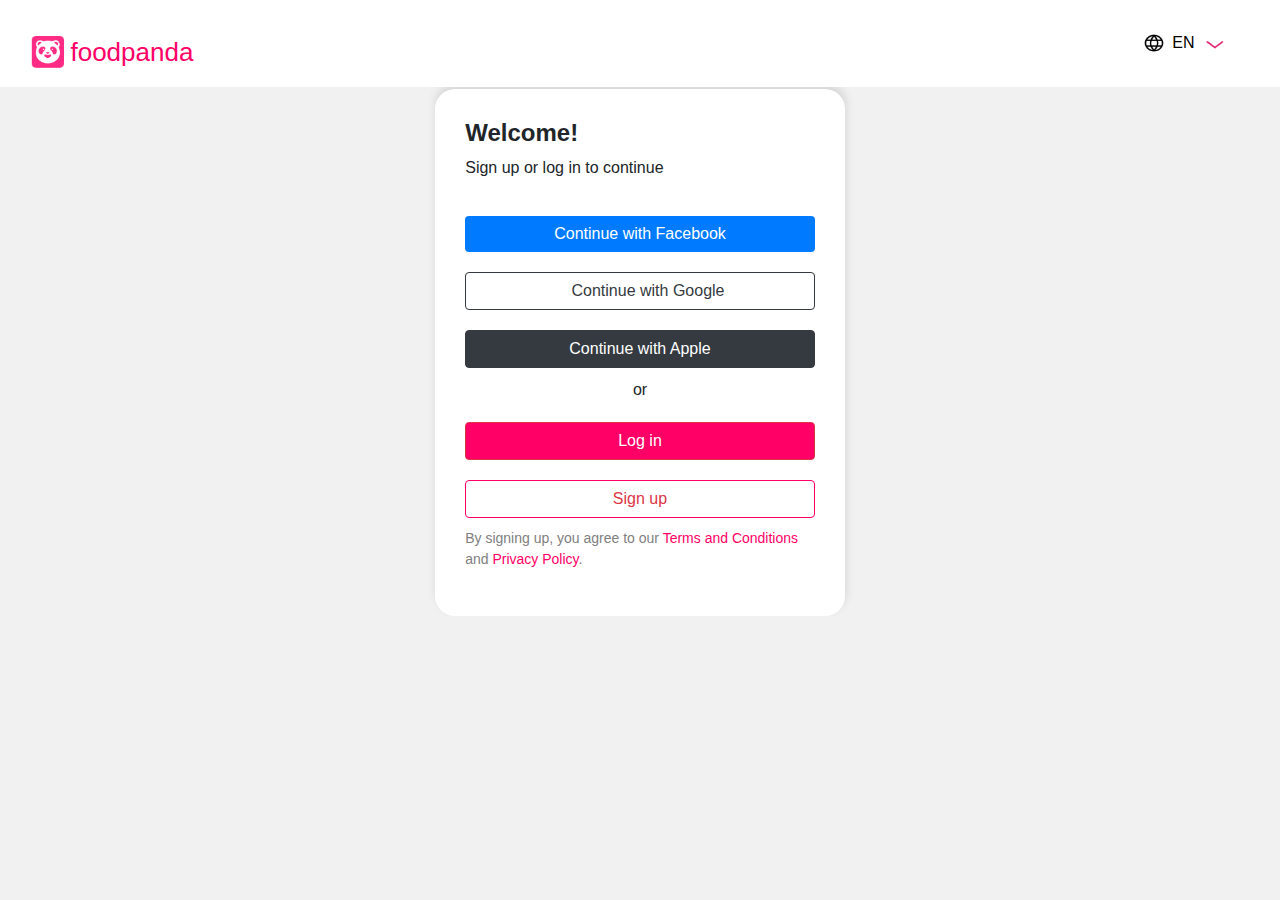
<file: pages/authentication.html>
<!DOCTYPE html>
<html lang="en">
<head>
    <meta charset="UTF-8">
    <meta name="viewport" content="width=device-width, initial-scale=1.0">
    <link rel="stylesheet" href="../css/bootstrap.min.css">
    <link rel="stylesheet" href="https://maxcdn.bootstrapcdn.com/bootstrap/4.5.2/css/bootstrap.min.css">
    <link rel="stylesheet" href="https://cdnjs.cloudflare.com/ajax/libs/font-awesome/5.15.3/css/all.min.css">

    <link rel="stylesheet" href="../css/style.css">
    <link rel="stylesheet" href="../css/auth.css">
   

    <title>Authentication Form</title>  
</head>
<body>
    <!-- Navbar -->
    <nav class="navbar navbar-expand-lg navbar-light bg-white">
        <div class="container-fluid">
          <div id="right-sec">
            <img src="../images/header_logo.PNG" alt="">
            <a class="navbar-brand" href="../index.html">foodpanda</a>
          </div>
          <div id="left-sec">
            <div class="dropdown">
              <button class="dropdown-button"><img src="../images/icons-images/en_logo.PNG" alt="" id="en-logo">
               EN <img src="../images/icons-images/arrow_logo.PNG" alt="" id="arrow-logo"></button>
              <div class="dropdown-content">
                <a href="#">English</a>
              </div>
            </div>
          </div>
        </div>
      </nav>
      <!-- Box -->
    <div class="container">
       <h1>Welcome!</h1>
       <p>Sign up or log in to continue</p>
      <a href="https://www.facebook.com/">
        <button class="btn btn-primary" id="facebook-button><i class="fab fa-facebook-f"></i>Continue with Facebook</button>
      </a>
      <a href="https://www.google.com/">
        <button class="btn btn-outline-dark"><i class="fa fa-google"></i>Continue with Google</button>
      </a>
      <a href="https://appleid.apple.com/auth/authorize?client_id=com.global.foodpanda.service&redirect
        _uri=https%3A%2F%2Fwww.foodpanda.pk%2Flogin%2Fnew&response_type=code%20id_token&scope=name%20emai
        l&response_mode=web_message&frame_id=2ea04810-2895-45fb-af45-91e8395f3fc0&m=11&v=1.5.5">
       <button class="btn btn-dark">Continue with Apple</button>
      </a>
       <p id="or">or</p>
      <a href="https://www.foodpanda.pk/login/new?step=email">
        <button class="btn btn-danger">Log in</button>
      </a>
      <a href="https://www.foodpanda.pk/login/new?step=email">
        <button class="btn btn-outline-danger">Sign up</button>
      </a>
       <p id="last-para">By signing up, you agree to our <a href="./terms&conditions.html">Terms and Conditions</a> and <a href="./privacyPolicy.html">Privacy Policy</a>.</p>
    </div>
    <script src="../js/bootstrap.min.js"></script>

</body>
</html>
</file>
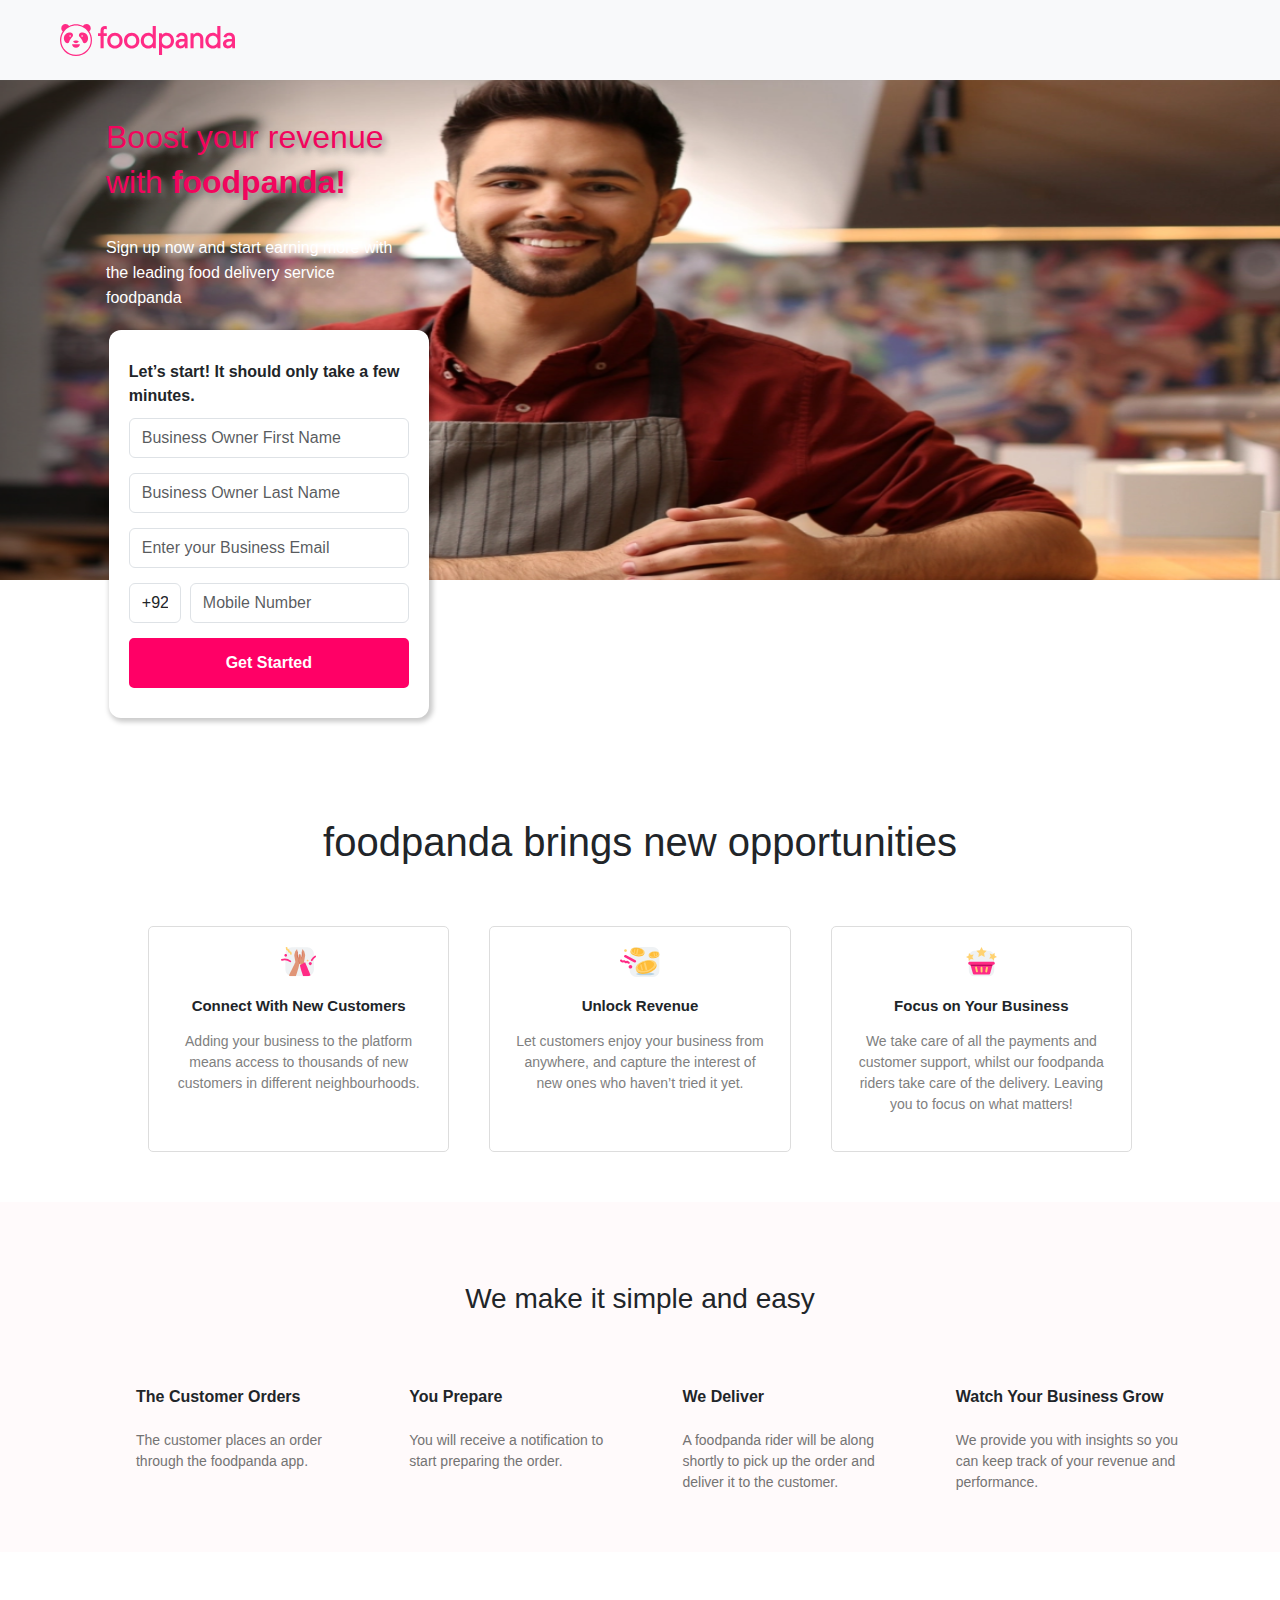
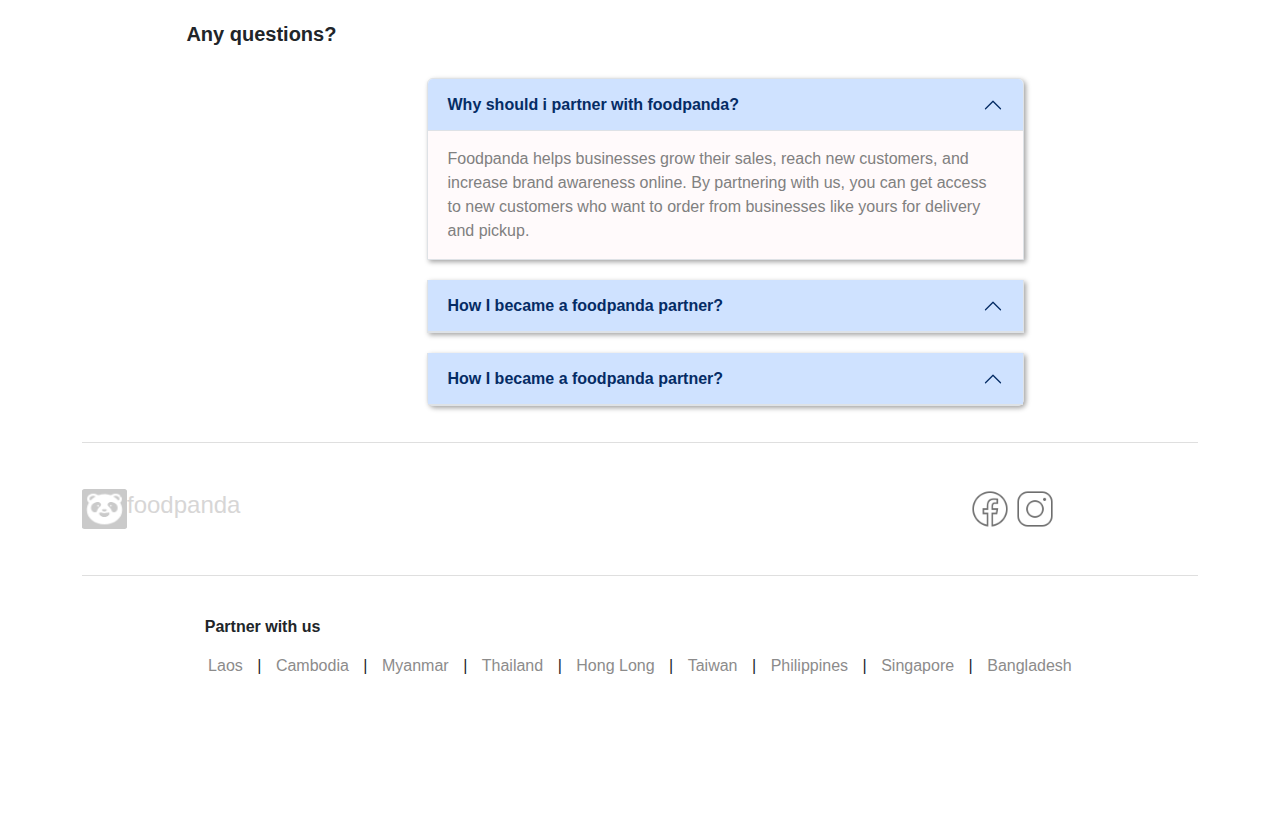
<file: pages/becomeourpartner.html>
<!DOCTYPE html>
<html lang="en">

<head>
  <meta charset="UTF-8">
  <meta name="viewport" content="width=device-width, initial-scale=1.0">
  <link rel="stylesheet" href="../css/style.css">
  <!-- <link rel="stylesheet" href="../css/auth.css"> -->
  <link rel="stylesheet" href="../css/our_partner.css">
  <link rel="stylesheet" href="../css/bootstrap.min.css">
  <title>Our Partner</title>
</head>

<body>
  <!-- Navbar -->
  <nav class="navbar navbar-light bg-light">
    <a href="../index.html">
      <img src="../images/ourPartner_LogImage.svg" alt="">
    </a>
  </nav>

  <!-- SECTION 1 -->
  <section class="sec1">
    <div class="image-container">
      <img src="../images/ourPartner_slider2.PNG" class="chef" alt="The chef is cooking the food" width="100%">
      <div class="text-overlay">
        <h1>Boost your revenue with <span>foodpanda!</span></h1>
        <p>Sign up now and start earning more
          with the leading food delivery service foodpanda</p>
      </div>
    </div>

    <div id="chef-box">
      <p id="chef-heading">Let’s start! It should only take a few minutes.</p>
      <form>
        <div class="form-group">
          <input class="form-control" type="text" placeholder="Business Owner First Name" readonly>
        </div>
        <div class="form-group">
          <input class="form-control" type="text" placeholder="Business Owner Last Name" readonly>
        </div>
        <div class="form-group">
          <input class="form-control" type="text" placeholder="Enter your Business Email" readonly>
        </div>
        <div class="form-row">
          <div class="form-group">
            <select id="inputState" class="form-control custom-width" id="select_code">
              <option selected>+92</option>
              <option>+93</option>
              <option>+94</option>
              <option>+95</option>
              <option>+96</option>
              <option>+97</option>
              <option>+98</option>
            </select>
          </div>
          <input type="text" class="form-control custom-width" id="number" placeholder="Mobile Number">
        </div>
        <button class="find">Get Started</button>
      </form>
    </div>
  </section>

  <!-- Section 2 -->
  <div class="sec-2">
    <h1>foodpanda brings new opportunities</h1>
    <div class="equal-box">
      <div class="box">
        <img src="../images/icons-images/new_customer.svg" alt="Logo 1">
        <h2>Connect With New Customers</h2>
        <p>Adding your business to the platform means access to thousands of new customers in different neighbourhoods.
        </p>
      </div>
      <div class="box">
        <img src="../images/icons-images/unlock_revenue.svg" alt="Logo 2">
        <h2>Unlock Revenue</h2>
        <p>Let customers enjoy your business from anywhere, and capture the interest of new ones who haven’t tried it
          yet.</p>
      </div>
      <div class="box">
        <img src="../images/icons-images/focus_your_business.svg" alt="Logo 3">
        <h2>Focus on Your Business</h2>
        <p>We take care of all the payments and customer support, whilst our foodpanda riders take care of the delivery.
          Leaving you to focus on what matters!</p>
      </div>
    </div>
  </div>

  <!-- SECTION 3 -->
  <div class="sec-3">
    <h2>We make it simple and easy </h2>
    <div class="box1">
      <h3>The Customer Orders</h3>
      <p>
        The customer places an order through the foodpanda app.</p>
    </div>
    <div class="box2">
      <h3>You Prepare</h3>
      <p>
        You will receive a notification to start preparing the order.</p>
    </div>
    <div class="box3">
      <h3>We Deliver</h3>
      <p>A foodpanda rider will be along shortly to pick up the order and deliver it to the customer.</p>
    </div>
    <div class="box4">
      <h3>Watch Your Business Grow</h3>
      <p>We provide you with insights so you can keep track of your revenue and performance.</p>
    </div>
  </div>

  <!-- SECTION 4 -->
  <div class="sec4">
    <div class="container">
      <div class="row">
          <!-- Heading Section (20% of the page) -->
          <div class="col-md-3">
              <!-- Your heading content here -->
              <h1>Any questions?</h1>
          </div>
          
          <!-- Question and Answer Section (80% of the page) -->
          <div class="container-fluid">
            <div class="row justify-content-center">
                <!-- Centered Content (80% of the page) -->
                <div class="col-md-8 bg-color">
                    <div class="container mt-4">
                        <div class="accordion" id="questionAccordion">
                            <!-- Question 1 -->
                            <div class="accordion-item">
                                <h2 class="accordion-header" id="question1">
                                    <button class="accordion-button" type="button" data-bs-toggle="collapse" data-bs-target="#answer1" aria-expanded="true" aria-controls="answer1">
                                       Why should i partner with foodpanda?
                                    </button>
                                </h2>
                                <div id="answer1" class="accordion-collapse collapse show" aria-labelledby="question1" data-bs-parent="#questionAccordion">
                                    <div class="accordion-body">
                                      Foodpanda helps businesses grow their sales, reach new customers, and increase brand awareness online. By partnering with us, you can get access to new customers who want to order from businesses like yours for delivery and pickup.
                                    </div>
                                </div>
                            </div>
                            
                            <!-- Question 2 -->
                            <div class="accordion-item">
                                <h2 class="accordion-header" id="question2">
                                    <button class="accordion-button" type="button" data-bs-toggle="collapse" data-bs-target="#answer2" aria-expanded="false" aria-controls="answer2">
                                        How I became a foodpanda partner?
                                    </button>
                                </h2>
                                <div id="answer2" class="accordion-collapse collapse" aria-labelledby="question2" data-bs-parent="#questionAccordion">
                                    <div class="accordion-body">
                                      Register your interest on the form above and ensure you have a valid phone number and email address. We will guide you throughout your registration journey via email and/or over the phone.
                                    </div>
                                </div>
                            </div>

                            <!-- Question 3 -->
                            <div class="accordion-item">
                              <h2 class="accordion-header" id="question3">
                                  <button class="accordion-button" type="button" data-bs-toggle="collapse" data-bs-target="#answer3" aria-expanded="false" aria-controls="answer2">
                                      How I became a foodpanda partner?
                                  </button>
                              </h2>
                              <div id="answer3" class="accordion-collapse collapse" aria-labelledby="question3" data-bs-parent="#questionAccordion">
                                  <div class="accordion-body">
                                    Register your interest on the form above and ensure you have a valid phone number and email address. We will guide you throughout your registration journey via email and/or over the phone.
                                  </div>
                              </div>
                          </div>
                            
                        </div>
                    </div>
                </div>
            </div>
        </div>

    <!-- SECTION 5 -->
    <footer class="section6">
    <hr>
      <div class="sec-1">
        <img src="../images/footer-logo.png" alt="">
        <h2 id="logo-heading">foodpanda</h2>
        <div class="icons">
          <a href="#"><img src="../images/icons-images/facebook.png" alt=""></a>
          <a href="#"><img src="../images/icons-images/instagram.png" alt=""></a>
        </div>
      </div>
      <hr>

      <div class="last-sec">
        <h3>Partner with us</h3>
        </div>
      <div class="section3">
        
        <a href="">Laos</a> |
        <a href="">Cambodia</a> |
        <a href="">Myanmar</a> |
        <a href="">Thailand</a> |
        <a href="">Hong Long</a> |
        <a href="">Taiwan</a> |
        <a href="">Philippines</a> |
        <a href="">Singapore</a> |
        <a href="">Bangladesh</a>
      </div>

    <script src="https://code.jquery.com/jquery-3.6.0.min.js"></script>
    <script src="../js/bootstrap.min.js"></script>
  </body>

  </html>
</file>
<file: css/style.css>
*{
    margin: 0;
    padding: 0;
    box-sizing: border-box;
}
.header{
    background-color: #ff0066;
    width: 100%;
    height: 60px;
    display: flex;
    justify-content: center;
    color: #fff;
    line-height: 60px;
}
.signup-btn
{
    font-weight: 600 !important;
    margin: 5px 30px;
}
.signup-btn:hover
{
    color: #ff0066 !important;
    background-color: #fff !important;
}
/* navbar */
nav #left-sec{
    text-align: right;
}
nav #right-sec img{
    width: 35px;
    height: 35px;
    margin-bottom: 10px;
    margin-top: 0;
}
.navbar-brand{
    color: #ff0066 !important;
    font-weight: 500;
    font-size: 26px !important;
    margin-top: 20px;
}
/* Login button */
#left-sec .btn-outline-danger
{
    border-color: #ff0066;
    color: #ff0066;
    font-weight: 500;
    width: 80px;
    height: 35px;
}
#left-sec .btn-outline-danger:hover
{
    background-color: #f8b3ce52;
    width: 85px;
    height: 40px;
}
/* Signup button */
#left-sec .btn-danger
{
    border-color: #ff0066;
    color: #fff;
    font-weight: 500;
    border: none;
    width: 80px;
    height: 35px;
}
#left-sec .btn-danger:hover{
    width: 85px;
    height: 40px;
}

.dropdown #en-logo{
    width: 25px;
    height: 28px;
    padding-bottom: 5px;
    padding-right: 3px;
}
.dropdown #arrow-logo{
    width: 30px;
    height: 15px;
}
#bag-logo{
    width: 32px;
    height: 28px;
}

#main-text{
    font-weight: bolder;
    font-size: 20px;
}
/* DROPDOWN */

.dropdown {
    position: relative;
    display: inline-block;
}

/* Style for the button that triggers the dropdown */
.dropdown-button {
    background-color: #ffffff;
    color: #000;    
    padding: 10px 20px;
    border: none;
    cursor: pointer;
}

/* Style for the dropdown content (hidden by default) */
.dropdown-content {
    display: none;
    position: absolute;
    background-color: #ecebeb;
    min-width: 120px;
    box-shadow: 0px 8px 16px 0px rgba(0,0,0,0.2);
    z-index: 1;
    border-radius: 10px;
}

/* Style for the dropdown links */
.dropdown-content{
    width: 70px;
    height: 60px;
    background-color: #fff;
   
}
.dropdown-content a {
    padding: 10px 10px;
    text-decoration: none;
    display: inline-block;
    color: #333;
}

/* Change color on hover */
.dropdown-content:hover {
    background-color: hsla(326, 94%, 94%, 0.444);
}

/* Show the dropdown content when the dropdown button is hovered over */
.dropdown:hover .dropdown-content {
    display: block;
}

.gray-shadow-box {
    background-color: #fff;
    padding: 20px;
    border-radius: 10px;
    box-shadow: 0 4px 6px rgba(0, 0, 0, 0.1); /* Adjust shadow properties as needed */
}
/* SECTION 1 */
.s-one{
    background-color: #f1f1f2;
    height: 400px;
    display :flex;
    flex-direction: row;
    align-items: center;
}
#left-sec
{
    width: 60%;
    float: left;
    margin-left: 70px;
}
#sec-para
{
    font-weight: 400;
}
#box
{
    height: 70px;
    background-color: #fff;
    border-radius: 15px;
    box-shadow: 2px 2px 5px 2px rgba(0, 0, 0, 0.209);
    display: flex;
    justify-content: center;
    align-items: center;
}
#input-round{
    border: 1px solid rgba(0, 0, 0, 0.209);
    border-radius: 5px;
    height: 50px;
    width: 80%;
    margin-right: 15px;
    padding: 0px 15px;
    
}
.find{
    background-color: #ff0066;
    border:  5px solid #ff0066;
    border-radius: 5px;
    color: #fff;
    padding: 8px;
    font-weight: 500;
}
.find:hover{
    padding: 10px;
    background-color: #e1055d;
    border:  5px solid #e1055d;
}

#right-sec
{
    width: 35%;
    float: right;
}
#right-sec img{
    width: 100%;
    margin-top: 5%;
    background-size: cover;
}

/* SECTION 2 */
.s-two
{
    width: 100%;
    height: 560px;
    margin-top: 60px;
    position: relative;
    z-index: 1;
}
.sec2-head{
    position: relative;
    left: 150px;
    font-weight: 400;
    font-size: 26px;
}
.s-two img{
    height: 300px;
    width: 100%;
    
}
#chef-box
{
    width: 550px;
    height: 320px;
    border-radius: 12px;
    box-shadow: 2px 2px 5px 2px rgba(0, 0, 0, 0.209);
    display: block;
    justify-content: center;
    align-items: center;
    padding: 20px 20px;
    position: relative;
    top: -160px; 
    z-index: 2;
    background-color: #fff;
    left: 150px;
}
#chef-heading{
    font-weight: 400;
    font-size: 20px;
}

/* SECTION 3 */

.section3, .section4
{
    width: 80%;
    margin: 0 auto;
    height: auto;
}
.row1, .row2, .row3, .row4, .row5, .row6, .row7{
    display: flex;
    flex-direction: row;
    justify-content: space-between;
    margin-bottom: 15px; 
}
.box1, .box2, .box3, .box4{
    width: 230px;
    height: 200px;
    border-radius: 10px;
    overflow: hidden;
    position: relative; /* Create a positioning context for the child elements */
    display: inline-block;
}
.section3 img{
    width: 100%;
    height: 100%;
    background-size: cover;
    background-position: center;
    background-repeat: no-repeat;
    border-radius: 10px;
    transition: transform 0.5s;
}
.section3 img:hover{
    transform: scale(1.1);
}
.section3 .image-button{
    position: absolute;
    bottom: 0;
    left: 0;
    background-color: white;
    border-radius: 10px;
    padding: 10px 20px;
    margin: 10px;
    border: none;
    cursor: pointer;
    z-index: 1;
}

/* SECTION 4 */
.section4
{
    width: 80%;
    height: 400px;
}
.sec4-head{
    font-weight: 400;
    font-size: 26px;
    margin-top: 60px;
}
.section4-box{
    color: #fff;
    background-color: #ff0066;
    height: 300px;
    border-radius: 10px;
    padding: 40px 25px 25px 40px;
    display: flex;
}
.section4-leftside{
    width: 40%;
}
.section4-box-text{
    font-weight: 400;
    font-size: 20px;
    padding-bottom: 10px;
    
}
.qr-img{
    width: 100px;
    height: 100px;
    float: left;
    margin-right: 15px;
}
.qr-text
{
    font-size: 14px;
}
.section4-box-icons{
    display: flex;
    position: relative;
    width: 30%;
    height: 30px;
    
}
.section4-box-icons img{
    margin-right: 10px;
    border: 1px solid #efeeee98;
    border-radius: 4px;
}
.section4-rightside{
    display: flex;
    top: 500;
    right: 200;
    background-color: aqua;
    overflow: visible; /* Set the overflow property to visible */
    position: relative;
    
}
.section4-rightside img{
    height: 450px;
    width: 500px;
    position: absolute; 
    top: -120px; 
    left: 100px; 
}
/* SECTION 5 */
#section5_box
{
    width: 550px;
    height: 220px;
    border-radius: 12px;
    box-shadow: 2px 2px 5px 2px rgba(0, 0, 0, 0.209);
    display: block;
    justify-content: center;
    align-items: center;
    padding: 20px 20px;
    position: relative;
    top: -110px; 
    z-index: 2;
    background-color: #fff;
    left: 150px;
}

/* SECTION 6 */
.section6
{
    width: 80%;
    margin: 0 auto;
    height: auto;
}
.sec6-h1{
    font-size: 32px;
    font-weight: bolder;
    line-height: 32px;
    margin-bottom: 20px;
}
.section6 h2{
    font-size: 24px;
    font-weight: bold;
}
.section6 h3{
    font-size: 20px;
    font-weight: bold;
}
.section6 p{
    margin-top: 20px;
    margin-bottom: 20px;
    font-weight: lighter;
}
.section6 li{
    font-weight: lighter;
}
.section6 a{
    text-decoration: none;
    color: #ff0066;
}
.section6 #last-para{
    margin-bottom: 140px;
}
.section6 hr{
    color: grey;
}
/*------- Footer -----------*/
footer
{
    width: 100%;
    height: auto;
    font-weight: lighter;
}
footer .sec-1{
    height: 100px;
    display: flex;
    align-items: center;
}
footer img{
    width: 45px;
    height: 40px;
}
#logo-heading{
    color: rgb(215, 214, 214);
    font-weight: 500; 
}
footer .icons{
   margin-left: 730px;
}
footer .icons img{
    width: 40px;
    height: 40px;
}


/* -------footer section 2 ------- */
footer .sec-2
{
    display: flex;
    flex-direction: row;
    justify-content: space-between;
}
footer .f-s-1,.f-s-2, .f-s-3, .f-s-4 {
    padding: 20px;
    width: 25%;
}
footer .sec-2 a{
    font-weight: lighter;
    color: #000;
    padding-bottom: 20px;
}
footer .sec-2 a:hover{
    color: #ff0066;
}
footer .section3{
    display: flex;
    flex-direction: row;
    justify-content: space-evenly;
}

footer .section3 a{
    color: #8c8b8b;
    padding-right: 10px;
    padding-left: 10px; 
    margin-bottom: 50px;   
}
footer .section3 a:hover{
    color: #ff0066;
}
</file>
<file: css/auth.css>
*{
    margin: 0;
    padding: 0;
}
html, body{
    overflow: hidden;
}
  
body{
    background-color: #f1f1f2;
}

/* Navbar */

.container
{
    width: 32%;
    margin: auto;
    border-radius: 20px;
    background-color: #fff;
    margin-top: 2px;
    padding: 30px;
    box-shadow: 1px -5px 8px #d7d5d4fe;
}
h1{
    font-size: 24px;
    font-weight: 700;
}

.btn{
    width: 100%;
    margin-top: 20px;
}
 #or{
    margin-bottom: 0px;
    margin-top: 10px;
    text-align: center;
    /* line-height: 30px; */
}
#last-para{
    font-size: 14px;
    color: gray;
    margin-top: 10px;
}
.btn-primary{
    border: none;
    font-weight: 400;
}
.btn-primary:hover{
    background-color: rgba(4, 112, 206, 0.827);
    border: none;
}
.btn-outline-dark
{
    font-weight: 450;
}
.btn-outline-dark:hover{
    background-color:  rgba(229, 241, 246, 0.547);
    border-color: rgba(179, 200, 207, 0.776);
    color: #000;
}

.btn-danger{
    background-color: #ff0066;
    font-weight: 500;
}
.btn-danger:hover{
    background-color: #b4044a;
}
.btn-outline-danger{
    border: 1px solid #ff0066;
    font-weight: 500;
}
.btn-outline-danger:hover{
    border: none;
    background-color: #faa8c921;
    color: #ff0066;
}

#facebook-button {
    border-radius: 50%;
    width: 40px;
    height: 40px;
    display: flex;
    align-items: center;
    justify-content: center;
    padding: 0;
  }
  #facebook-button i {
    font-size: 24px;
    color: white; /* Facebook blue color */
  }
p a{
    color: #ff0066;
    text-decoration: none;
}
p a:hover{
    color: #d50558;
    text-decoration: none;
}
</file>
<file: css/our_partner.css>
* {
    margin: 0;
    padding: 0;
    font-family: Arial, Helvetica, sans-serif;
}

.navbar {
    width: 100%;
    height: 80px;
    display: flex;
    align-items: center;

}

.navbar img {
    margin-left: 60px;
}

.sec1 {
    position: relative;
    width: 100%;
}

.image-container {
    position: relative;
}

.image-container img {
    width: 100%;
    height: 500px;
    display: block;
    margin-bottom: 0;
}

.image-container .text-overlay {
    position: absolute;
    top: 28%;
    left: 20%;
    transform: translate(-50%, -50%);
    padding: 10px;
    color: white;
    font-size: 18px;
    font-weight: bold;
    /* text-align: left; */
    width: 25%;
}

.image-container .text-overlay h1 {
    font-weight: 500;
    font-size: 32px;
    line-height: 45px;
    padding-bottom: 15px;
    color: #f1055d;
    text-shadow: 3px 4px 6px rgb(134, 133, 133);

}

.text-overlay span {
    font-weight: bolder;
}

.text-overlay p {
    color: #fff;
    font-weight: 500;
    line-height: 25px;
    font-size: 16px;
    margin-top: 15px;
}

#chef-box {
    width: 25%;
    height: auto;
    border-radius: 12px;
    box-shadow: 2px 2px 5px 2px rgba(0, 0, 0, 0.209);
    display: block;
    justify-content: center;
    align-items: center;
    padding: 30px 20px;
    position: relative;
    top: -250px;
    z-index: 2;
    background-color: #fff;
    left: 8.5%;
}

#chef-heading {
    font-weight: 600;
    font-size: 16px;
    margin-bottom: 10px;
}

.find {
    background-color: #ff0066;
    border: 5px solid #ff0066;
    border-radius: 5px;
    color: #fff;
    padding: 8px;
    font-weight: 600;
    width: 100%;
}

.find:hover {
    padding: 10px;
    background-color: #e1055d;
    border: 5px solid #e1055d;
}

.form-control {
    width: 100%;
    background-color: rgba(231, 228, 228, 0.561);
    margin-bottom: 15px;
    height: 40px;
    border: none;
    border-radius: 5px;
    padding-left: 8px;
}

.custom-width {
    width: auto;
    /* Adjust the width as needed */
}

#select_code {
    width: 20%;
    float: left;
}

#number {
    width: 80%;
    float: left;
    margin-left: 3%;
}

.form-row {
    display: inline-flex;
}

/* SECTION2  */
.sec-2 h1{
    text-align: center;
    margin-top: -180px;
    margin-bottom: 40px;
}
.sec-2 {
    width: 80%;
    margin: 0 auto;
    padding: 30px 0;
}

.equal-box {
    display: flex;
    justify-content: space-between;
}

.box {
    flex: 1;
    background-color: #fff;
    padding: 20px;
    margin: 20px;
    text-align: center;
    border: 1px solid #ddd;
    border-radius: 5px;
}
.box img{
    margin-bottom: 20px;
    height: 30px;
}
.box h2 {
    margin-top: 0;
    font-weight: bold;
    padding-bottom: 8px;
    font-size: 15px;
}
.box p{
    font-size: 14px;
    color: gray;
}

/* SECTION 3 */
.sec-3 {
    width: 100%;
    margin: 0 auto;
    padding: 80px;
    height: 350px;
    background-color: #f9b9d013;
}
.sec-3 h2{
    text-align: center;
    margin-bottom: 60px;
    font-size: 28px;
}
.sec-3 h3{
    padding-bottom: 16px;
    font-size: 16px;
    font-weight: bold;

}
.sec-3 .box1, .box2, .box3, .box4{
    /* display: inline-flex; */
    justify-content: space-evenly;
    width: 20%;
    margin-left: 4%;
    padding: 1%;
    font-size: 14px;
}
.box4{
    width: 22%;
}
.sec-3  p{
    color: rgb(116, 115, 115);
}
.sec4{
    padding-top: 70px;
    background-color: #fff;
    padding-bottom:100px;

}
.sec4 h1{
    font-size: 20px;
    margin-left: 12%;
    font-weight: bold;
    margin-left: 40%;
}
.sec4 .container-fluid{
    width: 85%;
    margin-left: 15%;
}
.sec4 bg-color{
    background-color: #f9b9d013;

}
.collapse {
    background-color: #f9b9d013;

}
.section3 div{
    display: flex !important;
    
}
.last-sec h3{
    display: block;
    margin-left: 11%;
    font-size: 16px;
    font-weight: 600;
    padding-bottom: 10px;
    padding-top: 25px;
}

.accordion-item{
    margin-bottom: 20px;
    box-shadow: 2px 2px 5px rgb(163, 163, 163);
}
.accordion button{
    font-weight: bold;
}
.accordion button:hover{
    background-color: #f1055d;
    color: #fff;
}
.show{
    color: gray;
}
</file>
